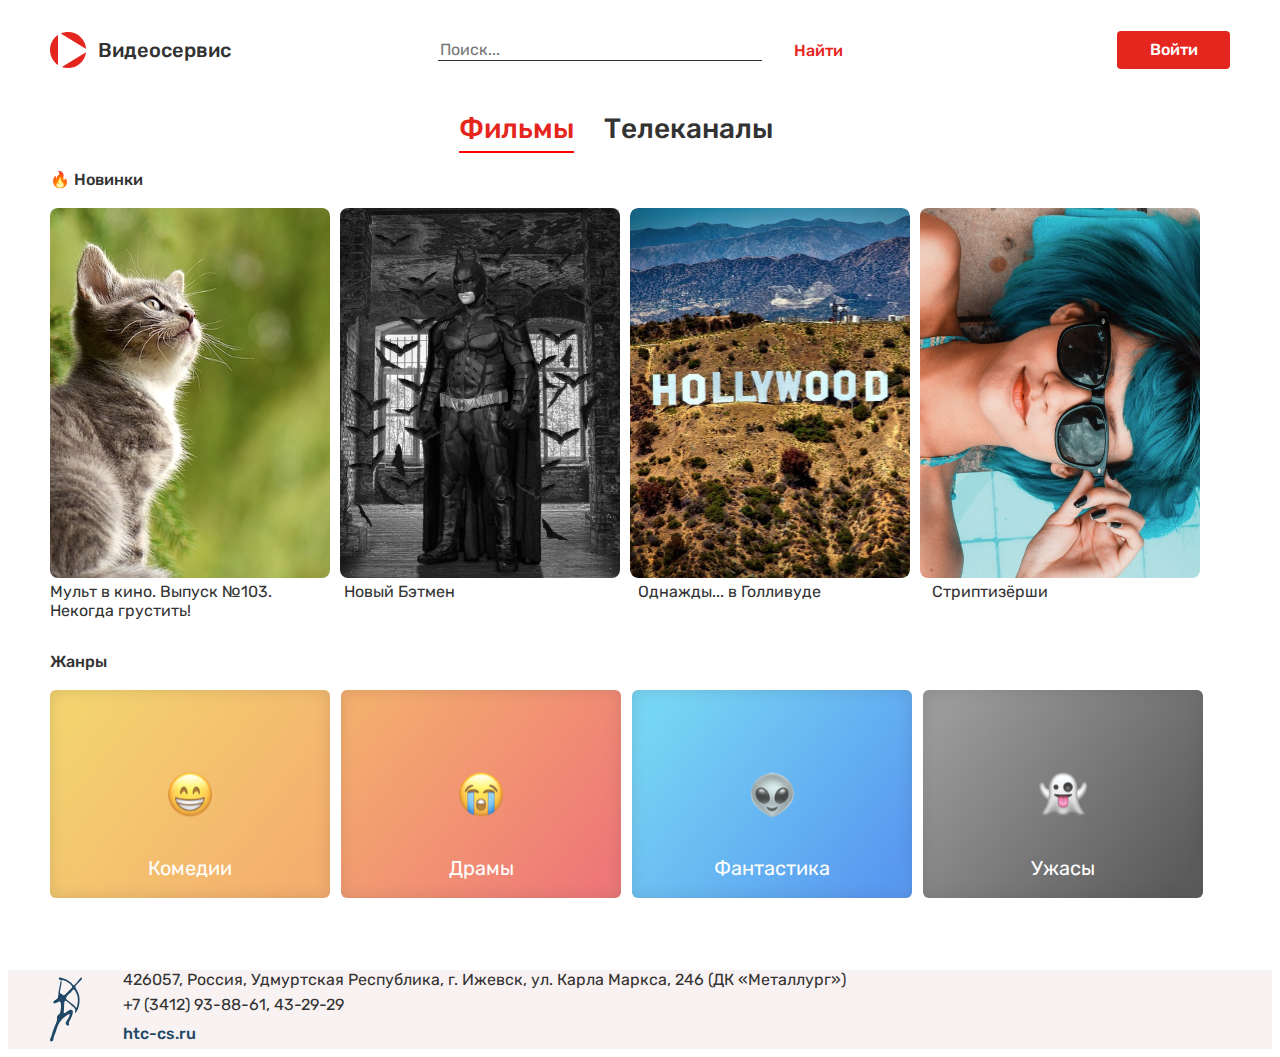
<file: index.html>
<!DOCTYPE html>
<html lang="ru">

<head>
	<meta charset="UTF-8">
	<meta name="viewport" content="width=device-width, initial-scale=1.0">
	<title>Document</title>
	<link rel="preconnect" href="https://fonts.gstatic.com">
	<link href="https://fonts.googleapis.com/css2?family=Rubik:wght@400;500&display=swap" rel="stylesheet">
	<link rel="stylesheet" href="css/simplebar.css">
	<link rel="stylesheet" href="css/main.css">
</head>

<body>
	<div class="header">
		<a href="#" class="logo">
			<img src="img/sign.svg"><span class="log_t">Видеосервис</span>
		</a>
		<input type="text" placeholder="Поиск..." class="input_search"><a href="#" class="serc">Найти</a>
		<a id="login" class="login">Войти</a>
		<div class="authorized" id="authorized">
			<input type="text" class="username" id="username" size="10" maxlength="50" onkeydown="size=value.length||10"
				onkeyup="onkeydown()" onkeypress="onkeydown()" onchange="onkeydown()">
			<a href="">Выйти</a>
		</div>
	</div>
	<div class="tabs">
		<nav class="tab_item">
			<a id="tab_1" href="#" class="tab_item">Фильмы</a>
			<a id="tab_2" href="#" class="tab_item">Телеканалы</a>
		</nav>
		<br>
		<div class="tab_body">
			<div id="tab1" class="tab_block">
				&#128293; Новинки<br> <br>
				<div class="movie">
					<div style="background: url(img/cat.svg)">
						<p>Описание1</p>
					</div>
					<div style="background: url(img/batman.svg);">
						<p>Описание2</p>
					</div>
					<div style="background: url(img/hollywood.svg);">
						<p>Фильм повествует о череде событий, произошедших в Голливуде в 1969 году, на закате его
							«золотого века». Известный актер Рик Далтон и его дублер Клифф Бут пытаются найти свое место
							в стремительно меняющемся мире киноиндустрии.</p>
					</div>
					<div style="background: url(img/girl.svg);">
						<p>Описание4</p>
					</div>
				</div>
				<div class="opisanie">
					<div>Мульт в кино. Выпуск №103. Некогда грустить!</div>
					<div>Новый Бэтмен</div>
					<div>Однажды... в Голливуде</div>
					<div>Стриптизёрши</div>
				</div>
				Жанры<br><br>
				<div class="genre">
					<div style="background: linear-gradient(127.83deg, #F2C94C 8.44%, #F29A4A 91.36%);"><img
							src="img/smile.svg" class="comedy">
						<p>Комедии</p>
					</div>
					<div style="background: linear-gradient(127.83deg, #F2994A 8.44%, #EB5757 91.36%);"><img
							src="img/smile2.svg" class="comedy">
						<p>Драмы</p>
					</div>
					<div style="background: linear-gradient(127.83deg, #56CCF2 8.44%, #2F80ED 91.36%);"><img
							src="img/smile3.svg" class="comedy">
						<p>Фантастика</p>
					</div>
					<div style="background: linear-gradient(127.83deg, #828282 8.44%, #333333 91.36%);"><img
							src="img/smile4.svg" class="comedy">
						<p>Ужасы</p>
					</div>
				</div>
			</div>
			<div id="tab2" class="tab_block">
				<div class="chanels" data-simplebar>
					<div class="chanels_item">
						<div class="chanel_logo"><img src="img/first.svg"></div>
						<div class="chanel_info">
							<span>Первый канал</span>
							<table class="chanel_time">
								<tr class="tr">
									<th>13:00</th>
									<th>Новости (с субтитрами)</th>
								</tr>
								<tr>
									<th>14:00</th>
									<th>Давай поженимся</th>
								</tr>
								<tr>
									<th>15:00</th>
									<th>Другие новости</th>
								</tr>
							</table>
						</div>
					</div>
					<div class="chanels_item">
						<div class="chanel_logo"><img src="img/2x2.svg"></div>
						<div class="chanel_info">
							<span>2x2</span>
							<table class="chanel_time">
								<tr>
									<th>13:00</th>
									<th>МУЛЬТ ТВ. Сезон 4, 7 серия</th>
								</tr>
								<tr>
									<th>14:00</th>
									<th>ПОДОЗРИТЕЛЬНАЯ СОВА. Сезон 7, 7 серия</th>
								</tr>
								<tr>
									<th>15:00</th>
									<th>БУРДАШЕВ. Сезон 1, 20 серия</th>
								</tr>
							</table>
						</div>
					</div>
					<div class="chanels_item">
						<div class="chanel_logo"><img src="img/rbk.svg"></div>
						<div class="chanel_info">
							<span>РБК</span>
							<table class="chanel_time">
								<tr>
									<th>13:00</th>
									<th>ДЕНЬ. Горючая смесь: как бороться с суррогатом на АЗС</th>
								</tr>
								<tr>
									<th>14:00</th>
									<th>Давай поженимся</th>
								</tr>
								<tr>
									<th>15:00</th>
									<th>Другие новости</th>
								</tr>
							</table>
						</div>
					</div>
					<div class="chanels_item">
						<div class="chanel_logo"><img src="img/amedia.svg"></div>
						<div class="chanel_info">
							<span>AMEDIA PREMIUM</span>
							<table class="chanel_time">
								<tr>
									<th>13:00</th>
									<th>Новости (с субтитрами)</th>
								</tr>
								<tr>
									<th>14:00</th>
									<th>Давай поженимся</th>
								</tr>
								<tr>
									<th>15:00</th>
									<th>Другие новости</th>
								</tr>
							</table>
						</div>
					</div>
					<div class="chanels_item">
						<div class="chanel_logo"><img src="img/amedia.svg"></div>
					</div>
				</div>
			</div>
		</div>
	</div>
	<div class="footer" style="background: #F9F2F2;">
		<div class="f_content">
			<img src="img/arrow.svg">
			<div class="info">
				<div>426057, Россия, Удмуртская Республика, г. Ижевск, ул. Карла Маркса, 246 (ДК «Металлург»)</div>
				<div>+7 (3412) 93-88-61, 43-29-29</div>
				<div class="f_a">htc-cs.ru</div>
			</div>
		</div>
	</div>
	<div id="dark" class="dark">
		<div class="auth">
			<span class="vxod">Вход</span><br>
			<form class="for">
				<input type="text" placeholder="Логин" class="pass" id="log_in"><br>
				<input type="password" placeholder="Пароль" class="pass" id="pass_word"><br>
				<input type="checkbox" name="" value="remember" class="check">Запомнить
			</form>
			<button class="close" id="btn_login">Войти</button>
		</div>
	</div>
	<script src="js/modal.js"></script>
	<script src="js/simplebar.js"></script>
</body>

</html>
</file>
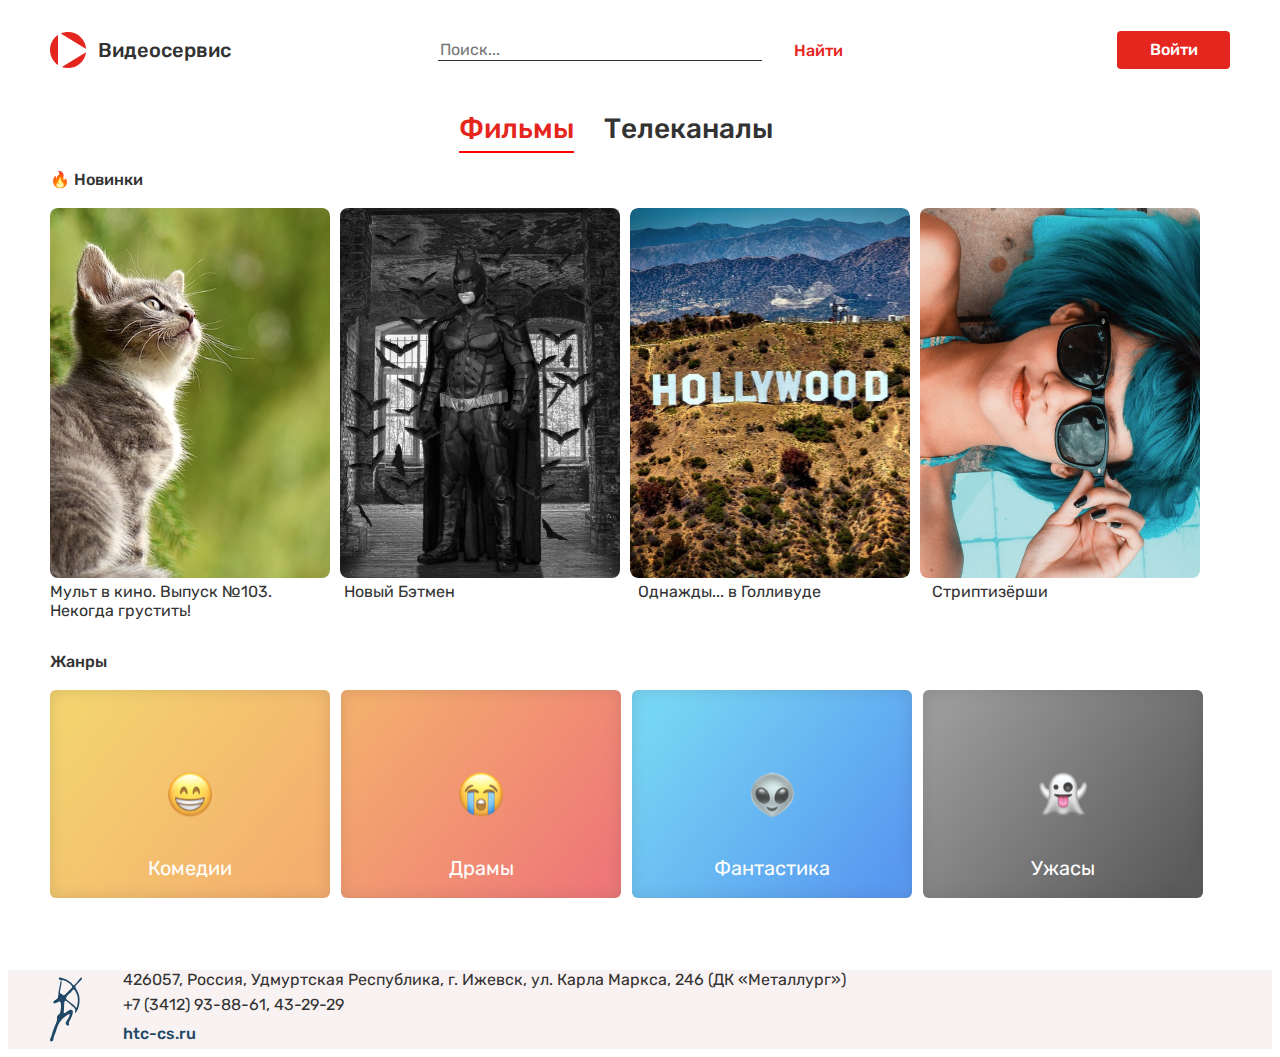
<file: index-movies.html>
<!DOCTYPE html>
<html lang="en">
<head>
	<meta charset="UTF-8">
	<meta name="viewport" content="width=device-width, initial-scale=1.0">
	<title>Document</title>
	<link rel="preconnect" href="https://fonts.gstatic.com">
	<link href="https://fonts.googleapis.com/css2?family=Rubik:wght@400;500&display=swap" rel="stylesheet">
	<link rel="stylesheet" href="css/simplebar.css">
	<link rel="stylesheet" href="css/main.css">
</head>
<body>
	<div class="header">
		<a href="#" class="logo">
			<img src="img/sign.svg"><span class="log_t">Видеосервис</span>
		</a>
		<input type="" placeholder="Поиск..." class="input_search"><a href="#" class="serc">Найти</a>
		<a id="login" class="login">Войти</a>
		<div class="authorized" id="authorized">
			<p>Константин К.</p>
			<a href="">Выйти</a>
		</div>
	</div>
	<div class="tabs">
		<nav class="tab_item">
			<a id="tab_1" href="#" class="tab_item">Фильмы</a>
			<a id="tab_2" href="#" class="tab_item">Телеканалы</a>
		</nav>
		<br>
		<div class="tab_body">
			<div id="tab1" class="tab_block">
				&#128293; Новинки<br> <br>
				<div class="movie">
				<div style="background: url(img/cat.svg)">
					<p>Описание1</p>
				</div>
				<div style="background: url(img/batman.svg);">
					<p>Описание2</p>
				</div>
				<div style="background: url(img/hollywood.svg);"><p>Фильм повествует о череде событий, произошедших в Голливуде в 1969 году, на закате его «золотого века». Известный актер Рик Далтон и его дублер Клифф Бут пытаются найти свое место в стремительно меняющемся мире киноиндустрии.</p>					
				</div>
				<div style="background: url(img/girl.svg);">
					<p>Описание4</p>
				</div>
			</div>
				 <div class="opisanie">
				 	<div>Мульт в кино. Выпуск №103. Некогда грустить!</div>
				 	<div>Новый Бэтмен</div>
				 	<div>Однажды... в Голливуде</div>
				 	<div>Стриптизёрши</div>
				 </div>
				Жанры<br><br>
				<div class="genre">
					<div style="background: linear-gradient(127.83deg, #F2C94C 8.44%, #F29A4A 91.36%);"><img src="img/smile.svg" class="comedy"><p>Комедии</p></div>
					<div style="background: linear-gradient(127.83deg, #F2994A 8.44%, #EB5757 91.36%);"><img src="img/smile2.svg" class="comedy"><p>Драмы</p></div>
					<div style="background: linear-gradient(127.83deg, #56CCF2 8.44%, #2F80ED 91.36%);"><img src="img/smile3.svg" class="comedy"><p>Фантастика</p></div>
					<div style="background: linear-gradient(127.83deg, #828282 8.44%, #333333 91.36%);"><img src="img/smile4.svg" class="comedy"><p>Ужасы</p></div>
				</div>			 	
			</div>
			<div id="tab2" class="tab_block">
				<div class="chanels" data-simplebar>
					<div class="chanels_item">
						<div class="chanel_logo"><img src="img/first.svg"></div>
						<div class="chanel_info">
							<span>Первый канал</span>
							<table class="chanel_time">
								<tr class="tr"><th>13:00</th><th>Новости (с субтитрами)</th></tr>
								<tr><th>14:00</th><th>Давай поженимся</th></tr>
								<tr><th>15:00</th><th>Другие новости</th></tr>
							</table>
						</div>
					</div>
					<div class="chanels_item">
						<div class="chanel_logo"><img src="img/2x2.svg"></div>
						<div class="chanel_info">
							<span>2x2</span>
							<table class="chanel_time">
								<tr><th>13:00</th><th>МУЛЬТ ТВ. Сезон 4, 7 серия</th></tr>
								<tr><th>14:00</th><th>ПОДОЗРИТЕЛЬНАЯ СОВА. Сезон 7, 7 серия</th></tr>
								<tr><th>15:00</th><th>БУРДАШЕВ. Сезон 1, 20 серия</th></tr>
							</table>
						</div>
					</div>
					<div class="chanels_item">
						<div class="chanel_logo"><img src="img/rbk.svg"></div>
						<div class="chanel_info">
							<span>РБК</span>
							<table class="chanel_time">
								<tr><th>13:00</th><th>ДЕНЬ. Горючая смесь: как бороться с суррогатом на АЗС</th></tr>
								<tr><th>14:00</th><th>Давай поженимся</th></tr>
								<tr><th>15:00</th><th>Другие новости</th></tr>
							</table>
						</div>
					</div>
					<div class="chanels_item">
						<div class="chanel_logo"><img src="img/amedia.svg"></div>
						<div class="chanel_info">
							<span>AMEDIA PREMIUM</span>
							<table class="chanel_time">
								<tr><th>13:00</th><th>Новости (с субтитрами)</th></tr>
								<tr><th>14:00</th><th>Давай поженимся</th></tr>
								<tr><th>15:00</th><th>Другие новости</th></tr>
							</table>
						</div>
					</div>
					<div class="chanels_item">
						<div class="chanel_logo"><img src="img/amedia.svg"></div>
					</div>
				</div>
			</div>
		</div>
	</div>
	<div class="footer" style="background: #F9F2F2;">
		<div class="f_content">
			<img src="img/arrow.svg">
			<div class="info">
				<div>426057, Россия, Удмуртская Республика, г. Ижевск, ул. Карла Маркса, 246 (ДК «Металлург»)</div>
				<div>+7 (3412) 93-88-61, 43-29-29</div>
				<div class="f_a">htc-cs.ru</div>
			</div>
		</div>
	</div>
<div id="dark" class="dark">
	<div class="auth">
		<span class="vxod">Вход</span><br>
		<form class="for">
			<input type="text" placeholder="Логин" class="pass" id="log_in"><br>
			<input type="password" placeholder="Пароль" class="pass" id="pass_word"><br>
			<input type="checkbox" name="" value="remember" class="check">Запомнить
		</form>
			<button class="close" id="btn_login">Войти</button>
	</div>
</div>
<script src="js/modal.js"></script>
<script src="js/simplebar.js"></script>
</body>
</html>
</file>
<file: css/simplebar.css>
[data-simplebar] {
  position: relative;
  flex-direction: column;
  flex-wrap: wrap;
  justify-content: flex-start;
  align-content: flex-start;
  align-items: flex-start;
}

.simplebar-wrapper {
  overflow: hidden;
  width: inherit;
  height: inherit;
  max-width: inherit;
  max-height: inherit;
}

.simplebar-mask {
  direction: inherit;
  position: absolute;
  overflow: hidden;
  padding: 0;
  margin: 0;
  left: 0;
  top: 0;
  bottom: 0;
  right: 0;
  width: auto !important;
  height: auto !important;
  z-index: 0;
}

.simplebar-offset {
  direction: inherit !important;
  box-sizing: inherit !important;
  resize: none !important;
  position: absolute;
  top: 0;
  left: 0;
  bottom: 0;
  right: 0;
  padding: 0;
  margin: 0;
  -webkit-overflow-scrolling: touch;
}

.simplebar-content-wrapper {
  direction: inherit;
  box-sizing: border-box !important;
  position: relative;
  display: block;
  height: 100%; /* Required for horizontal native scrollbar to not appear if parent is taller than natural height */
  width: auto;
  max-width: 100%; /* Not required for horizontal scroll to trigger */
  max-height: 100%; /* Needed for vertical scroll to trigger */
  scrollbar-width: none;
  -ms-overflow-style: none;
}

.simplebar-content-wrapper::-webkit-scrollbar,
.simplebar-hide-scrollbar::-webkit-scrollbar {
  width: 0;
  height: 0;
}

.simplebar-content:before,
.simplebar-content:after {
  content: ' ';
  display: table;
}

.simplebar-placeholder {
  max-height: 100%;
  max-width: 100%;
  width: 100%;
  pointer-events: none;
}

.simplebar-height-auto-observer-wrapper {
  box-sizing: inherit !important;
  height: 100%;
  width: 100%;
  max-width: 1px;
  position: relative;
  float: left;
  max-height: 1px;
  overflow: hidden;
  z-index: -1;
  padding: 0;
  margin: 0;
  pointer-events: none;
  flex-grow: inherit;
  flex-shrink: 0;
  flex-basis: 0;
}

.simplebar-height-auto-observer {
  box-sizing: inherit;
  display: block;
  opacity: 0;
  position: absolute;
  top: 0;
  left: 0;
  height: 1000%;
  width: 1000%;
  min-height: 1px;
  min-width: 1px;
  overflow: hidden;
  pointer-events: none;
  z-index: -1;
}

.simplebar-track {
  z-index: 1;
  position: absolute;
  right: 0;
  bottom: 0;
  pointer-events: none;
  overflow: hidden;
}

[data-simplebar].simplebar-dragging .simplebar-content {
  pointer-events: none;
  user-select: none;
  -webkit-user-select: none;
}

[data-simplebar].simplebar-dragging .simplebar-track {
  pointer-events: all;
}

.simplebar-scrollbar {
  position: absolute;
  left: 0;
  right: 0;
  min-height: 10px;
}

.simplebar-scrollbar:before {
  position: absolute;
  content: '';
  background: black;
  border-radius: 7px;
  left: 2px;
  right: 2px;
  opacity: 0;
  transition: opacity 0.2s linear;
}

.simplebar-scrollbar.simplebar-visible:before {
  /* When hovered, remove all transitions from drag handle */
  opacity: 0.5;
  transition: opacity 0s linear;
}

.simplebar-track.simplebar-vertical {
  top: 0;
  width: 11px;
}

.simplebar-track.simplebar-vertical .simplebar-scrollbar:before {
  top: 2px;
  bottom: 2px;
}

.simplebar-track.simplebar-horizontal {
  left: 0;
  height: 11px;
}

.simplebar-track.simplebar-horizontal .simplebar-scrollbar:before {
  height: 100%;
  left: 2px;
  right: 2px;
}

.simplebar-track.simplebar-horizontal .simplebar-scrollbar {
  right: auto;
  left: 0;
  top: 2px;
  height: 7px;
  min-height: 0;
  min-width: 10px;
  width: auto;
}

/* Rtl support */
[data-simplebar-direction='rtl'] .simplebar-track.simplebar-vertical {
  right: auto;
  left: 0;
}

.hs-dummy-scrollbar-size {
  direction: rtl;
  position: fixed;
  opacity: 0;
  visibility: hidden;
  height: 500px;
  width: 500px;
  overflow-y: hidden;
  overflow-x: scroll;
}

.simplebar-hide-scrollbar {
  position: fixed;
  left: 0;
  visibility: hidden;
  overflow-y: scroll;
  scrollbar-width: none;
  -ms-overflow-style: none;
}
</file>
<file: css/main.css>
body
{
	margin-top: 32px;
	padding: 0;
	left: 130px;
	font-family: Rubik;
}
.header
{
	width: 1180px;
	margin: 0 auto;
	font-family: Rubik;
	display: flex;
	margin: 0 auto;
	position: relative;
	align-items: center;
}
.logo
{
	display: flex;
	font-weight: 500;
	text-decoration: none;
	color: rgba(51, 51, 51, 1);
	font-size: 20px;
	line-height: 24px;
}
.log_t
{
	margin-top: 6px;
	margin-left: 11px;
}
.input_search
{
	font-family: Rubik;
	color: #828282;
	font-weight: 400;
	border: 0;
	border-bottom: 1px solid #333333;
	width: 320px;
	font-size: 16px;
	line-height: 19px;
	margin-left: 207px;
	outline: none;
}
.input_search:focus, .pass:focus
{
	font-weight: 500;
	color: #333333;
}
.serc
{
	text-decoration: none;
	font-weight: 500;
	font-size: 16px;
	line-height: 19px;
	color: #E5261E;
	margin-left: 32px;
}
.login
{
	font-weight: 500;
	margin-right: 0px;
	right: 0;
	position: absolute;
	width: 113px;
	height: 20px;
	background: #E5261E;
	border-radius: 4px;
	color: white;
	text-decoration: none;
	text-align: center;
	padding: 9px 0px;
}
.login:hover
{
	color: white;
	text-decoration: none;
	background: #CC221B;
	cursor: pointer;
}
.authorized
{
	align-items: center;
	/* max-width: 182px; */
	margin-right: 0px;
	right: 0;
	position: absolute;
	display: none;
}
.username
{
	border: 0;
	color: #333333;
	font-weight: 600;
	font-size: 16px;
	line-height: 19px;
}
.authorized a
{
	font-weight: 500;
	color: #E5261E;
	margin-left: 16px;
	text-decoration: none;
}
.close:hover
{
	background: #CC221B;
}
.dark
{
	background: rgba(102, 102, 102, 0.5);
    width: 100%;
    height: 100%;
    position: relative;
    top: 0;
    left: 0;
	display: none;
	z-index: 1000;
}
.auth
{
	width: 232px;
	height: 320px;
	background: #fff;
	margin: 203px auto;
	position: relative;
	border-radius: 8px;
	padding: 36px;
}
.for
{
	font-family: Rubik;
	text-align: left;
}
.for input
{
	margin-top: 24px;
}
.close
{
	font-family: Rubik;
	font-weight: 500;
	margin-top: 111px;
	margin-left: 60px;
	width: 113px;
	height: 38px;
	background: #E5261E;
	border-radius: 4px;
	color: white;
	border: 0;
}
.vxod
{
	margin-left: 81px;
	font-family: Rubik;
	font-weight: 500;
	font-size: 28px;
	line-height: 33px;
	color: #333333;
	align-items: center;
}
.pass
{
	font-family: Rubik;
	color: #828282;
	font-weight: 400;
	border: 0;
	border-bottom: 1px solid #333333;
	width: 232px;
	height: 25px;
	outline: none;
}
.tabs
{
	width: 1180px;
	margin: 0 auto;
}
.movie
{
	display: inline-flex;
}
.opisanie div
{
	width: 280px;
	display: inline-flex;
	margin-right: 10px;
	font-weight: 400;
	margin-bottom: 32px;
}
.tab_item
{
	font-family: Rubik;
	font-weight: 500;
	font-size: 28px;
	line-height: 33px;
	color: #333333;
	margin-top: 44px;
	text-align: center;
	margin-right: 24px;
	text-decoration: none;
	padding-bottom: 6px;
}
.tab_body
{
	font-family: Rubik;
	font-weight: 500;
}
.tab_block
{
	position: relative;
	display: none;
}
.tab_block:nth-child(1)
{
	color: #333333;
}
.movie div
{
	width: 280px;
	height: 370px;
	border-radius: 8px;
	margin-right: 10px;
}
.movie div p
{
	width: 248px;
	height: 338px;
	margin: 0px;
	font-weight: 400;
	color: #F2F2F2;
	line-height: 140%;
	padding: 16px;
	border-radius: 8px;
	display: none;
}
.movie div:hover p
{
	background: #333333;
	opacity: 0.8;
	display: block;
}
.genre
{
	display: inline-flex;
}
.genre div
{
	color: #FFFFFF;
	font-size: 20px;
	line-height: 24px;
	text-align: center;
	margin-right: 11px;
	width: 280px;
	height: 208px;
	opacity: 0.8;
	box-shadow: inset 0px 0px 16px rgba(0, 0, 0, 0.15);
	border-radius: 6px;
	font-weight: 400;
}
.genre div:hover
{
	opacity: 1;
}
.comedy
{
	margin-top: 80px;
	margin-bottom: 12px;
}
.chanels
{
	width: 1194px;
	height: 696px;
}
.simplebar-track.simplebar-vertical
{
	background: #F2F2F2;
	border-radius: 2px;
	width: 8px;
}
.simplebar-scrollbar.simplebar-visible::before
{
	opacity: 1;
}
.simplebar-scrollbar:before
{
	background: #BDBDBD;
	border-radius: 2px;
	opacity: 1;
	width: 4px;
}
.chanels_item
{
	width: 1180px;
	height: 162px;
	margin-bottom: 16px;
	background: #F2F2F2;
	border-radius: 8px;
	display: flex;
}
.chanel_logo
{
	width: 400px;
	height: 162px;
	display: flex;
	align-items: center;
	justify-content: center;
}
.chanel_info span
{
	display: flex;
	width: 280px;
	height: 24px;
	font-weight: 500;
	font-size: 20px;
	line-height: 24px;
	color: #333333;
	margin-top: 21px;
	margin-bottom: 17px;
}
.chanel_time
{
	width: 756px;
	display: flex;
	font-weight: 400;
}
.chanel_time tr th
{
	text-align: left;
	padding: 0px 16px 12px 0px;
	color: #333333;
	font-weight: 400;
}
.chanel_time tr:nth-child(1) th
{
	color: red;
}
.f_content
{
	width: 1180px;
	margin: 0 auto;
	margin-top: 72px;
	display: flex;
	font-size: 16px;
	line-height: 19px;
	color: #333333;
}
.info
{
	width: 940px;
	margin-left: 39.98px;
}
.info div
{
	margin-bottom: 6px;
}
.f_a
{
	font-weight: 500;
	font-size: 16px;
	line-height: 19px;
	color: #1F4766;
	margin-top: 10px;
}
</file>
